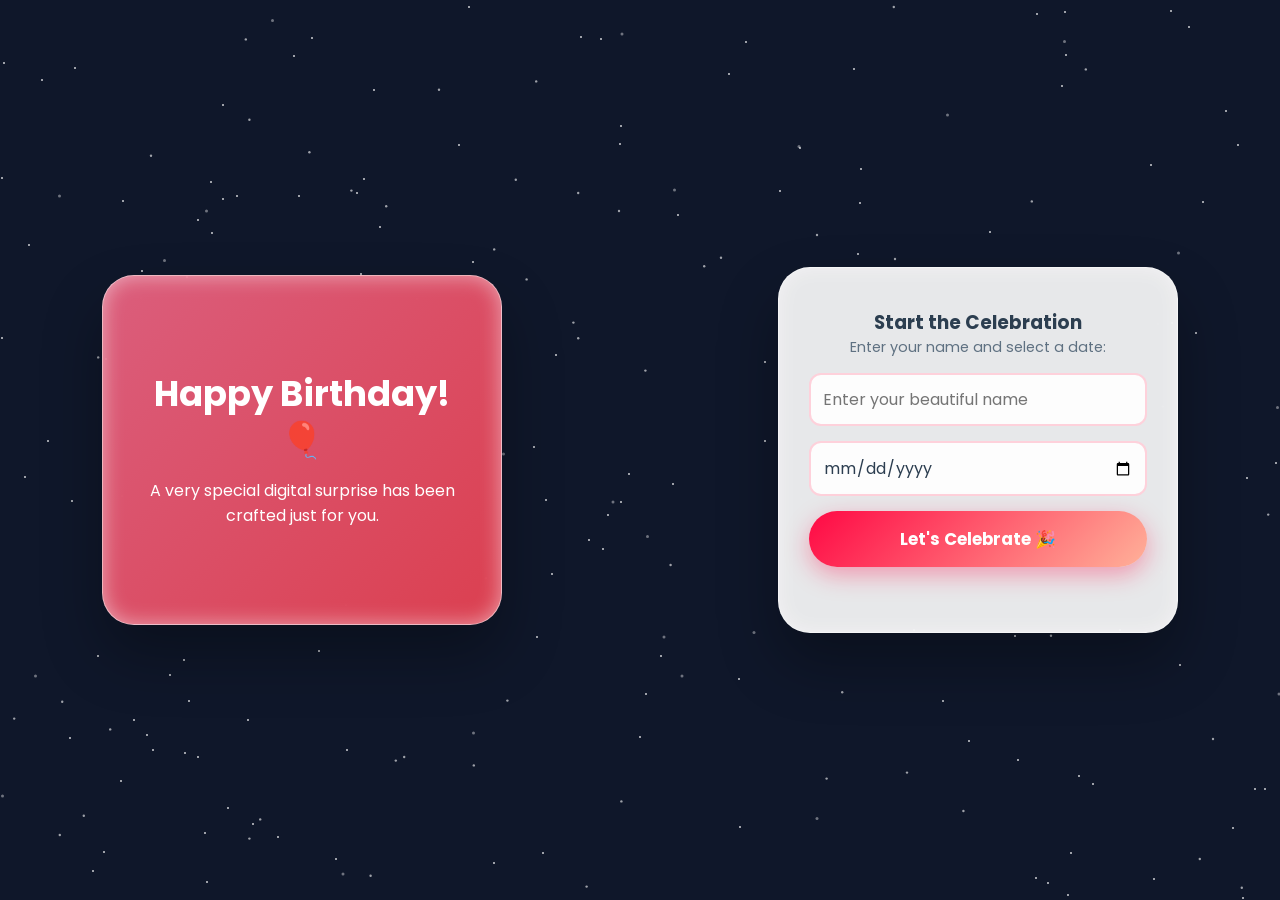
<file: BDY/index.html>
<!DOCTYPE html>
<html lang="en">
<head>
    <meta charset="UTF-8">
    <meta name="viewport" content="width=device-width, initial-scale=1.0">
    <title>For You ✨</title>
    <link rel="stylesheet" href="style.css">
    <link href="https://fonts.googleapis.com/css2?family=Caveat:wght@700&display=swap" rel="stylesheet">
</head>
<body>

    <div id="parallax-bg">
        <div class="stars" id="stars1"></div>
        <div class="stars" id="stars2"></div>
        <div class="stars" id="stars3"></div>
    </div>

    <audio id="bg-music" loop src="https://www.soundhelix.com/examples/mp3/SoundHelix-Song-1.mp3"></audio>

    <div id="screen0" class="screen active split-layout">
        <div class="split-left">
            <h1 class="lock-title">Happy Birthday! 🎈</h1>
            <p class="lock-subtitle">A very special digital surprise has been crafted just for you.</p>
        </div>
        <div class="split-right">
            <h3>Start the Celebration</h3>
            <p class="lock-hint">Enter your name and select a date:</p>
            
            <input type="text" id="guest-name" class="dob-input" placeholder="Enter your beautiful name" autocomplete="off" />
            <input type="date" id="secret-dob" class="dob-input" />
            
            <button class="primary-btn unlock-btn" onclick="checkUnlockDate()">Let's Celebrate 🎉</button>
            <p id="lock-error" class="error-msg"></p>
        </div>
    </div>

    <div id="screen1" class="screen">
        <div class="teddy-container">
            <div class="teddy-wrapper" id="left-teddy" onclick="pokeTeddy()">🧸<span class="mini-balloon">🎈</span></div>
            <div class="teddy-wrapper">🧸<span class="mini-balloon">🎈</span></div>
        </div>
        
        <div class="header-zone">
            <h1>Happy Birthday, <br><span class="name-highlight">✨😍 <span id="dynamic-name"></span> 😍✨</span></h1>
            <p class="subtitle">A beautiful journey of small surprises is waiting for you today.</p>
        </div>

        <div class="action-zone">
            <h3>Are you ready to begin?</h3>
            <div class="btn-box-area">
                <button class="yes-premium-btn" onclick="nextScreen('1a')">Yes! 😍</button>
                <button class="no-running-btn" id="no-btn" onmouseover="dodgeButton()" onmouseenter="dodgeButton()" onclick="dodgeButton()">No 😜</button>
            </div>
        </div>
    </div>

    <div id="screen1a" class="screen">
        <div class="header-zone">
            <h1>Just a few reasons...</h1>
            <p class="subtitle">Swipe to see why you are so special.</p>
        </div>

        <div class="carousel-container" id="reason-carousel">
            <div class="carousel-track">
                <div class="reason-card">
                    <div class="reason-icon">🌟</div>
                    <h3>Your Energy</h3>
                    <p>You light up every room you walk into.</p>
                </div>
                <div class="reason-card">
                    <div class="reason-icon">🧠</div>
                    <h3>Your Mind</h3>
                    <p>The way you think and solve problems is inspiring.</p>
                </div>
                <div class="reason-card">
                    <div class="reason-icon">❤️</div>
                    <h3>Your Heart</h3>
                    <p>You care so deeply for the people around you.</p>
                </div>
            </div>
        </div>
        
        <div class="carousel-dots">
            <span class="dot active-dot"></span><span class="dot"></span><span class="dot"></span>
        </div>

        <button class="primary-btn" style="margin-top: 20px;" onclick="nextScreen(2)">Next Surprise ➔</button>
    </div>

    <div id="screen2" class="screen">
        <div class="header-zone">
            <h1>Pop the Balloons! 🎈</h1>
            <p class="subtitle">Tap each balloon to uncover a piece of the puzzle.</p>
        </div>
        
        <div class="balloon-grid">
            <div class="balloon-wrapper red" onclick="popBalloon(this)">
                <div class="balloon-visual"><div class="balloon-body"></div><div class="balloon-string"></div></div>
                <div class="hidden-message">Every moment with you feels like magic, <span class="dynamic-msg-name"></span>. ✨</div>
            </div>
            <div class="balloon-wrapper blue" onclick="popBalloon(this)">
                <div class="balloon-visual"><div class="balloon-body"></div><div class="balloon-string"></div></div>
                <div class="hidden-message">Your smile is my absolute favourite view. 💖</div>
            </div>
            <div class="balloon-wrapper yellow" onclick="popBalloon(this)">
                <div class="balloon-visual"><div class="balloon-body"></div><div class="balloon-string"></div></div>
                <div class="hidden-message">I am so incredibly lucky to celebrate you today. 🥂</div>
            </div>
            <div class="balloon-wrapper green" onclick="popBalloon(this)">
                <div class="balloon-visual"><div class="balloon-body"></div><div class="balloon-string"></div></div>
                <div class="hidden-message">Here is to you, today, tomorrow, and always. 🌹</div>
            </div>
        </div>

        <button class="primary-btn hidden-next-btn" id="balloon-next-btn" onclick="nextScreen(3)">Next Surprise ➔</button>
    </div>

    <div id="screen3" class="screen">
        <div class="header-zone">
            <h1>Make a Wish! 🕯️</h1>
            <p class="subtitle">Think of a beautiful wish and blow out the candle to make it real.</p>
        </div>

        <div class="cake-display-zone">
            <div class="cake-container">
                <div class="candle">
                    <div class="flame" id="candle-flame" onclick="blowOutCandle()"></div>
                </div>
                <div class="cake-top"></div>
                <div class="cake-base"></div>
            </div>
        </div>
        <div class="tip-zone">
            <p class="mic-hint">💡 <strong>Tip:</strong> Try blowing directly into your microphone, or tap the flame!</p>
        </div>
    </div>

    <div id="screen4" class="screen">
        <div class="header-zone">
            <h1>A Hidden Memory 🎁</h1>
            <p class="subtitle">Scratch off the silver foil to reveal what's underneath...</p>
        </div>

        <div class="scratch-container">
            <div class="scratch-reveal-img" style="background: linear-gradient(45deg, #ff9a9e 0%, #fecfef 99%, #fecfef 100%); display:flex; justify-content:center; align-items:center;">
                 <h2 style="font-family: 'Caveat', cursive; color: #ff4757; font-size: 2.5rem; transform: rotate(-5deg);">Our Next Adventure! ✈️</h2>
            </div>
            <canvas id="scratch-canvas"></canvas>
        </div>

        <button class="primary-btn hidden-next-btn" id="scratch-next-btn" onclick="nextScreen(5)">Final Surprise ➔</button>
    </div>

    <div id="screen5" class="screen">
        
        <div class="polaroid" id="pol1" style="top: 8%; left: 8%; transform: rotate(-10deg);">
            <div class="tape"></div>
            <div class="pol-img placeholder-1">📸</div>
            <p>Best Memories</p>
        </div>
        <div class="polaroid" id="pol2" style="top: 18%; right: 8%; transform: rotate(12deg);">
            <div class="tape"></div>
            <div class="pol-img placeholder-2">✨</div>
            <p>Good Times</p>
        </div>

        <div class="bouquet-container">
            <div class="main-bouquet">
                <div class="flower-bunch">💐✨💝</div>
                <div class="bouquet-wrap"></div>
            </div>
            <div class="hanging-tag" onclick="openLetterCard()">
                <div class="tag-string"></div>
                <div class="tag-body"><span>Open Me ✉️</span></div>
            </div>
        </div>

        <h1 class="tap-hint-text">For You, with Love</h1>
        <p class="subtitle hint-blink">✨ Tap the tag on the bouquet to read your letter! ✨</p>
        
        <div id="letterModal" class="letter-overlay">
            <div class="envelope-card premium-letter">
                <span class="close-card-btn" onclick="closeLetterCard()">×</span>
                <div class="wax-seal-decor">❤️</div>
                
                <div class="scrollable-letter-content custom-scrollbar">
                    <span id="typing-content" class="romantic-handwriting"></span>
                    <span class="typing-cursor">|</span>
                </div>
            </div>
        </div>
    </div>

    <script src="script.js"></script>
</body>
</html>
</file>
<file: BDY/style.css>
@import url('https://fonts.googleapis.com/css2?family=Poppins:wght@400;600;700&display=swap');
@import url('https://fonts.googleapis.com/css2?family=Caveat:wght@700&display=swap');

:root {
    --text-color: #2c3e50;
    --sub-text: #5f7182;
    --primary-pink: #ff6b8b;
    --dark-pink: #ff4757;
}

* { box-sizing: border-box; margin: 0; padding: 0; font-family: 'Poppins', sans-serif; }

/* --- UPGRADED STARRY NIGHT BACKGROUND --- */
body {
    background: #0f172a; /* Deep midnight blue */
    color: var(--text-color);
    overflow: hidden;
    display: flex;
    justify-content: center;
    align-items: center;
    height: 100vh;
    width: 100vw;
    cursor: url("data:image/svg+xml;utf8,<svg xmlns='http://www.w3.org/2000/svg' width='32' height='32' style='font-size:24px;'><text y='24'>✨</text></svg>") 16 0, auto;
}

/* Parallax Star Layers */
#parallax-bg { position: fixed; top: 0; left: 0; width: 100vw; height: 100vh; z-index: -1; }
.stars { position: absolute; top: 0; left: 0; width: 100%; height: 100%; transition: transform 0.1s ease-out; }
#stars1 { opacity: 0.8; }
#stars2 { opacity: 0.6; transform: scale(1.2); }
#stars3 { opacity: 0.4; transform: scale(1.5); }

button, .balloon-wrapper, .flame, .hanging-tag, #left-teddy, .polaroid, canvas {
    cursor: url("data:image/svg+xml;utf8,<svg xmlns='http://www.w3.org/2000/svg' width='32' height='32' style='font-size:24px;'><text y='24'>🪄</text></svg>") 16 0, pointer !important;
}

/* --- GLASSMORPHISM CARDS --- */
.screen {
    position: absolute; 
    width: 90%; max-width: 420px; height: 620px; padding: 40px 30px;
    display: none; flex-direction: column; align-items: center; justify-content: space-between;
    background: rgba(255, 255, 255, 0.92); backdrop-filter: blur(20px); -webkit-backdrop-filter: blur(20px);
    border: 1px solid rgba(255, 255, 255, 0.8); border-radius: 32px;
    box-shadow: 0 30px 60px rgba(0, 0, 0, 0.4), inset 0 0 20px rgba(255, 255, 255, 0.8);
    z-index: 10;
}

.screen.active { display: flex; animation: professionalIn 0.6s cubic-bezier(0.175, 0.885, 0.32, 1.1) forwards; }
.screen.exiting { animation: professionalOut 0.5s cubic-bezier(0.55, 0.085, 0.68, 0.53) forwards !important; }

@keyframes professionalIn { from { opacity: 0; transform: scale(0.9) translateY(30px) rotateX(10deg); } to { opacity: 1; transform: scale(1) translateY(0) rotateX(0deg); } }
@keyframes professionalOut { from { opacity: 1; transform: scale(1) translateY(0); } to { opacity: 0; transform: scale(1.05) translateY(-40px); filter: blur(5px); } }

/* --- SCREEN 0: FLOATING CORNER LOCK SCREEN --- */
#screen0.split-layout {
    width: 100vw; max-width: 100vw; height: 100vh;
    background: transparent; border: none; box-shadow: none; backdrop-filter: none; -webkit-backdrop-filter: none;
    flex-direction: row; justify-content: space-between; align-items: center; padding: 0 8vw;
}

.split-left, .split-right {
    width: 42%; max-width: 400px; height: auto; min-height: 350px;
    border-radius: 32px; padding: 40px 30px; display: flex; flex-direction: column; justify-content: center; align-items: center; text-align: center;
    background: rgba(255, 255, 255, 0.9); backdrop-filter: blur(15px); -webkit-backdrop-filter: blur(15px);
    border: 1px solid rgba(255, 255, 255, 0.6); box-shadow: 0 30px 60px rgba(0, 0, 0, 0.3), inset 0 0 20px rgba(255, 255, 255, 0.5);
}

.split-left { background: linear-gradient(135deg, rgba(255, 107, 139, 0.85) 0%, rgba(255, 71, 87, 0.85) 100%); }
.split-left .lock-title, .split-left .lock-subtitle { color: white; }

.lock-title { font-size: 2.2rem; font-weight: 700; margin-bottom: 15px; }
.lock-subtitle { font-size: 1rem; line-height: 1.6; }
.lock-hint { font-size: 0.9rem; color: var(--sub-text); margin-bottom: 15px; }

.dob-input {
    width: 100%; padding: 12px; border: 2px solid rgba(255, 107, 139, 0.3); border-radius: 12px;
    background: rgba(255, 255, 255, 0.9); color: var(--text-color); font-size: 1rem; margin-bottom: 15px; outline: none; transition: border 0.3s;
}
.dob-input:focus { border-color: var(--dark-pink); }
.unlock-btn { padding: 14px; font-size: 1.05rem; width: 100%; }
.error-msg { color: #e74c3c; font-size: 0.85rem; font-weight: 600; margin-top: 10px; height: 15px; }

@media (max-width: 850px) {
    #screen0.split-layout { flex-direction: column; justify-content: center; padding: 20px; gap: 20px; }
    .split-left, .split-right { width: 100%; min-height: auto; }
}

/* --- AMBIENT HEARTS --- */
.ambient-heart { position: absolute; color: rgba(255, 255, 255, 0.35); font-size: 2rem; pointer-events: none; z-index: 1; animation: floatUpAmbient linear infinite forwards; }
@keyframes floatUpAmbient { 0% { transform: translateY(110vh) scale(0.5) rotate(0deg); opacity: 0; } 20% { opacity: 1; } 80% { opacity: 1; } 100% { transform: translateY(-10vh) scale(1.5) rotate(360deg); opacity: 0; } }

/* --- TYPOGRAPHY ZONES --- */
.header-zone { width: 100%; margin-bottom: 10px; text-align: center; }
h1 { color: #1a252f; font-size: 2.1rem; font-weight: 700; line-height: 1.3; margin-bottom: 10px; }
.name-highlight { color: var(--dark-pink); font-size: 2.4rem; }
.subtitle { font-size: 0.95rem; color: var(--sub-text); line-height: 1.5; }

/* --- SCREEN 1: TEDDY BEARS & DODGE BUTTON --- */
.teddy-container { display: flex; justify-content: space-around; width: 100%; margin-bottom: 10px; }
.teddy-wrapper { font-size: 3.5rem; position: relative; animation: teddyFloat 3s ease-in-out infinite alternate; }
.teddy-wrapper:nth-child(2) { animation-delay: 1.5s; }
.mini-balloon { font-size: 1.5rem; position: absolute; top: -15px; right: -10px; }
@keyframes teddyFloat { 0% { transform: translateY(0) rotate(-3deg); } 100% { transform: translateY(-12px) rotate(3deg); } }

.action-zone { width: 100%; margin-top: 10px; }
.btn-box-area { width: 100%; height: 60px; margin-top: 20px; display: flex; justify-content: space-between; align-items: center; }

.yes-premium-btn, .primary-btn {
    background: linear-gradient(135deg, #ff0844 0%, #ffb199 100%); color: white; border: none; padding: 14px;
    font-size: 1.05rem; font-weight: 700; border-radius: 50px; box-shadow: 0 8px 25px rgba(255, 8, 68, 0.35); transition: transform 0.2s, box-shadow 0.2s;
}
.yes-premium-btn { width: 48%; }
.yes-premium-btn:hover, .primary-btn:hover:not(:disabled) { transform: translateY(-2px); box-shadow: 0 12px 30px rgba(255, 8, 68, 0.45); }
.primary-btn { width: 100%; padding: 15px; }
.primary-btn:disabled { background: #e0e0e0; color: #a1a1a1; box-shadow: none; }

.no-running-btn {
    width: 48%; background: #f8f9fa; color: #6c757d; border: 2px solid #e9ecef; padding: 12px; font-size: 1.05rem;
    font-weight: 600; border-radius: 50px; z-index: 99; transition: left 0.15s cubic-bezier(0.19, 1, 0.22, 1), top 0.15s cubic-bezier(0.19, 1, 0.22, 1); 
}

/* --- SCREEN 1A: CAROUSEL --- */
.carousel-container { width: 100%; height: 200px; overflow-x: auto; scroll-behavior: smooth; -webkit-overflow-scrolling: touch; scroll-snap-type: x mandatory; padding-bottom: 20px; }
.carousel-container::-webkit-scrollbar { display: none; }
.carousel-track { display: flex; gap: 20px; width: max-content; padding: 0 10px; }
.reason-card { scroll-snap-align: center; width: 220px; height: 160px; background: linear-gradient(135deg, #fff9fa 0%, #ffe3e8 100%); border: 2px dashed #ff4757; border-radius: 20px; display: flex; flex-direction: column; align-items: center; justify-content: center; padding: 15px; text-align: center; box-shadow: 0 10px 20px rgba(255, 71, 87, 0.15); }
.reason-icon { font-size: 2.5rem; margin-bottom: 10px; }
.reason-card h3 { color: var(--dark-pink); font-size: 1.2rem; margin-bottom: 5px; }
.reason-card p { font-size: 0.85rem; color: var(--sub-text); line-height: 1.4; }
.carousel-dots { display: flex; gap: 8px; margin-top: -10px; }
.dot { width: 10px; height: 10px; border-radius: 50%; background: #e0e0e0; transition: background 0.3s; }
.dot.active-dot { background: var(--dark-pink); transform: scale(1.2); }

/* --- SCREEN 2: GLOSSY BALLOONS & REVEALS --- */
.balloon-grid { display: grid; grid-template-columns: repeat(2, 1fr); gap: 40px 60px; margin: 30px 0; }
.balloon-wrapper { position: relative; display: flex; flex-direction: column; align-items: center; width: 90px; height: 140px; }
.balloon-wrapper:nth-child(2) { transform: translateY(20px); }
.balloon-wrapper:nth-child(3) { transform: translateY(-15px); }
.balloon-wrapper:nth-child(odd) { animation: swayLeft 4s ease-in-out infinite alternate; }
.balloon-wrapper:nth-child(even) { animation: swayRight 4.5s ease-in-out infinite alternate; }
.balloon-wrapper.popped { animation: none; transform: translateY(0); }

@keyframes swayLeft { 0% { transform: translateY(0) rotate(-2deg); } 100% { transform: translateY(-10px) rotate(3deg); } }
@keyframes swayRight { 0% { transform: translateY(0) rotate(2deg); } 100% { transform: translateY(10px) rotate(-3deg); } }

.balloon-visual { display: flex; flex-direction: column; align-items: center; transition: transform 0.2s ease; z-index: 2; }
.balloon-wrapper:hover .balloon-visual { transform: scale(1.08); }
.balloon-wrapper.popped .balloon-visual { animation: popFlash 0.25s cubic-bezier(0.175, 0.885, 0.32, 1.275) forwards; }
@keyframes popFlash { 0% { transform: scale(1); opacity: 1; } 50% { transform: scale(1.4); filter: brightness(1.5); } 100% { transform: scale(0); opacity: 0; } }

.balloon-body { width: 82px; height: 100px; border-radius: 50% 50% 50% 50% / 40% 40% 60% 60%; position: relative; box-shadow: inset -10px -10px 20px rgba(0,0,0,0.15), 0 15px 25px rgba(0,0,0,0.1); }
.balloon-body::before { content: ''; position: absolute; top: 15px; left: 12px; width: 18px; height: 35px; border-radius: 50%; background: rgba(255, 255, 255, 0.4); transform: rotate(25deg); }
.balloon-wrapper.red .balloon-body { background: radial-gradient(circle at 35% 35%, #ff7eb3 0%, #ff0844 70%, #d6002f 100%); }
.balloon-wrapper.blue .balloon-body { background: radial-gradient(circle at 35% 35%, #88c1ff 0%, #1e90ff 70%, #0056b3 100%); }
.balloon-wrapper.yellow .balloon-body { background: radial-gradient(circle at 35% 35%, #fff2a8 0%, #ffc107 70%, #cc9a00 100%); }
.balloon-wrapper.green .balloon-body { background: radial-gradient(circle at 35% 35%, #55efc4 0%, #00b894 70%, #007c64 100%); }
.balloon-body::after { content: ''; position: absolute; bottom: -5px; left: 50%; transform: translateX(-50%); width: 12px; height: 8px; background: inherit; border-radius: 3px; box-shadow: inset -3px -3px 5px rgba(0,0,0,0.2); }
.balloon-string { width: 1.5px; height: 45px; background: rgba(0,0,0,0.15); margin-top: 5px; }

.hidden-message { position: absolute; top: 20px; left: 50%; transform-origin: top center; transform: translateX(-50%) scaleY(0); width: 170px; text-align: center; font-size: 0.85rem; line-height: 1.4; color: var(--dark-pink); font-weight: 600; background: linear-gradient(135deg, #fff9fa 0%, #ffe3e8 100%); border: 1px solid rgba(255, 107, 139, 0.4); padding: 15px 12px; border-radius: 12px; box-shadow: 0 10px 25px rgba(255, 71, 87, 0.25); opacity: 0; pointer-events: none; z-index: 5; transition: all 0.5s cubic-bezier(0.175, 0.885, 0.32, 1.275); }
.balloon-wrapper.popped .hidden-message { opacity: 1; transform: translateX(-50%) scaleY(1); z-index: 10; }

.hidden-next-btn { opacity: 0; transform: translateY(20px); pointer-events: none; transition: all 0.5s cubic-bezier(0.175, 0.885, 0.32, 1.275); margin-top: 15px; }
.hidden-next-btn.show-btn { opacity: 1; transform: translateY(0); pointer-events: auto; }

/* --- SCREEN 3: CAKE AND CANDLE --- */
.cake-display-zone { width: 100%; height: 220px; display: flex; justify-content: center; align-items: flex-end; margin-bottom: 20px; }
.cake-container { position: relative; display: flex; flex-direction: column; align-items: center; width: 200px; }
.cake-base { width: 190px; height: 70px; background: #eccc68; border-radius: 12px 12px 4px 4px; box-shadow: inset 0 8px 0 #ffa502, 0 8px 15px rgba(0,0,0,0.06); position: relative; }
.cake-top { width: 150px; height: 60px; background: #ff7f50; border-radius: 10px 10px 0 0; border-bottom: 6px solid #ff6348; box-shadow: inset 0 6px 0 #ff6348; margin-bottom: -4px; z-index: 1; }
.candle { width: 14px; height: 50px; background: linear-gradient(to bottom, #70a1ff, #1e90ff); border-radius: 4px; margin-bottom: -2px; z-index: 2; position: relative; }
.flame { width: 18px; height: 26px; background: linear-gradient(to top, #ff4757, #ffa502, #ffffff); border-radius: 50% 50% 20% 20%; position: absolute; top: -26px; left: -2px; animation: candleBurn 0.6s infinite alternate ease-in-out; }
@keyframes candleBurn { 0% { transform: scale(1) rotate(-2deg); box-shadow: 0 0 10px #ffa502; } 100% { transform: scale(1.15) rotate(3deg); box-shadow: 0 0 20px #ff4757; } }
.mic-hint { font-size: 0.9rem; color: var(--sub-text); text-align: center; }

/* --- SCREEN 4: SCRATCH-OFF CARD --- */
.scratch-container { position: relative; width: 280px; height: 180px; margin: 30px auto; border-radius: 16px; overflow: hidden; box-shadow: 0 15px 30px rgba(0,0,0,0.15); border: 4px solid #fff; }
.scratch-reveal-img { position: absolute; top: 0; left: 0; width: 100%; height: 100%; object-fit: cover; }
canvas#scratch-canvas { position: absolute; top: 0; left: 0; width: 100%; height: 100%; z-index: 5; }

/* --- SCREEN 5: ENHANCED POLAROIDS & PARCHMENT --- */
.polaroid { 
    position: absolute; width: 115px; height: 140px; 
    background: #fffafb; padding: 10px 10px 25px 10px; 
    border-radius: 2px; border: 1px solid rgba(255, 107, 139, 0.2);
    box-shadow: 0 12px 24px rgba(0,0,0,0.3); 
    display: flex; flex-direction: column; align-items: center; justify-content: space-between; 
    z-index: 5; transition: box-shadow 0.2s; 
}
.polaroid:active { box-shadow: 0 25px 50px rgba(0,0,0,0.5); cursor: grabbing !important; }

/* Washi Tape Effect */
.tape {
    position: absolute; top: -12px; left: 50%; transform: translateX(-50%) rotate(-3deg);
    width: 65px; height: 22px; 
    background: rgba(255, 255, 255, 0.5);
    backdrop-filter: blur(4px); -webkit-backdrop-filter: blur(4px);
    border: 1px solid rgba(255,255,255,0.8);
    box-shadow: 0 2px 5px rgba(0,0,0,0.1); z-index: 10;
}

.pol-img { width: 100%; height: 90px; border-radius: 2px; display: flex; justify-content: center; align-items: center; font-size: 2rem; overflow: hidden; box-shadow: inset 0 0 10px rgba(0,0,0,0.1); }
.placeholder-1 { background: linear-gradient(120deg, #fccb90 0%, #d57eeb 100%); }
.placeholder-2 { background: linear-gradient(120deg, #e0c3fc 0%, #8ec5fc 100%); }
.polaroid p { font-family: 'Caveat', cursive; font-size: 1.2rem; color: #333; margin-top: 8px; font-weight: bold; }

.bouquet-container { position: relative; width: 240px; height: 240px; display: flex; justify-content: center; align-items: center; margin-top: 20px; z-index: 2; }
.main-bouquet { position: relative; display: flex; flex-direction: column; align-items: center; z-index: 2; }
.flower-bunch { font-size: 6.5rem; filter: drop-shadow(0 10px 15px rgba(0,0,0,0.1)); animation: bouquetSway 3s ease-in-out infinite alternate; }
@keyframes bouquetSway { 0% { transform: scale(1) rotate(-2deg); } 100% { transform: scale(1.05) rotate(2deg); } }

.hanging-tag { position: absolute; top: 120px; right: 25px; z-index: 15; transform-origin: top center; animation: tagDangle 2.5s ease-in-out infinite alternate; }
.hanging-tag:hover { filter: brightness(1.05); }
.tag-string { width: 2px; height: 25px; background: #ff6b8b; margin: 0 auto; }
.tag-body { background: linear-gradient(135deg, #fff9fa 0%, #ffe3e8 100%); border: 2px dashed #ff4757; padding: 8px 14px; border-radius: 8px; box-shadow: 0 6px 12px rgba(255, 71, 87, 0.25); }
.tag-body span { font-size: 0.85rem; font-weight: 700; color: #ff4757; }
@keyframes tagDangle { 0% { transform: rotate(-8deg); } 100% { transform: rotate(12deg); } }

.tap-hint-text { margin-top: 15px; text-align: center;}
.hint-blink { animation: softPulse 1.5s infinite alternate; text-align: center;}
@keyframes softPulse { from { opacity: 0.6; } to { opacity: 1; color: var(--dark-pink); } }

/* Premium Parchment Letter */
.letter-overlay { position: absolute; top: 0; left: 0; width: 100%; height: 100%; background: rgba(15, 23, 42, 0.6); backdrop-filter: blur(8px); border-radius: 32px; z-index: 20; display: none; justify-content: center; align-items: center; padding: 20px; }
.letter-overlay.show-card { display: flex; }
.envelope-card { background: #ffffff; width: 100%; max-height: 85%; border-radius: 24px; padding: 35px 25px 25px 25px; box-shadow: 0 25px 50px rgba(0,0,0,0.4); position: relative; border: 1px solid rgba(255, 107, 139, 0.2); transform: translateY(30px); opacity: 0; }
.letter-overlay.show-card .envelope-card { animation: slideLetterUp 0.5s cubic-bezier(0.175, 0.885, 0.32, 1.15) forwards; }
@keyframes slideLetterUp { to { transform: translateY(0); opacity: 1; } }

.premium-letter { 
    background: #fffdf8; 
    background-image: radial-gradient(rgba(255, 107, 139, 0.1) 1px, transparent 1px);
    background-size: 15px 15px; 
    border: 2px solid #ffb199; 
    padding: 45px 30px 30px 30px !important; 
}
.wax-seal-decor {
    position: absolute; top: -20px; left: 50%; transform: translateX(-50%);
    font-size: 1.8rem; background: #ff4757; width: 45px; height: 45px;
    display: flex; justify-content: center; align-items: center;
    border-radius: 50%; box-shadow: 0 4px 10px rgba(255, 71, 87, 0.4);
    border: 2px solid #fff;
}
.romantic-handwriting {
    font-family: 'Caveat', cursive;
    font-size: 1.6rem; 
    letter-spacing: 1px;
    color: #2c3e50;
    line-height: 1.5;
}
.scrollable-letter-content { overflow-y: auto; max-height: 380px; text-align: left; padding-right: 5px; }
.custom-scrollbar::-webkit-scrollbar { width: 6px; }
.custom-scrollbar::-webkit-scrollbar-track { background: transparent; }
.custom-scrollbar::-webkit-scrollbar-thumb { background: rgba(255, 107, 139, 0.4); border-radius: 10px; }
.custom-scrollbar::-webkit-scrollbar-thumb:hover { background: var(--dark-pink); }

.typing-cursor { font-family: 'Caveat', cursive; font-size: 1.6rem; animation: blinkCursor 0.8s infinite; font-weight: bold; color: var(--dark-pink); }
@keyframes blinkCursor { 0%, 100% { opacity: 1; } 50% { opacity: 0; } }

.close-card-btn { position: absolute; top: 12px; right: 20px; font-size: 1.8rem; font-weight: bold; color: #95a5a6; transition: color 0.2s; user-select: none; }
.close-card-btn:hover { color: var(--dark-pink); }

/* --- EFFECTS --- */
.magic-dust { position: absolute; pointer-events: none; width: 5px; height: 5px; background: #fff; border-radius: 50%; box-shadow: 0 0 8px #fff, 0 0 15px #ff9f43; z-index: 9999; animation: dustFade 0.6s linear forwards; }
@keyframes dustFade { 0% { transform: scale(1) translateY(0); opacity: 1; } 100% { transform: scale(0) translateY(15px); opacity: 0; } }

.secret-text { position: absolute; top: 40%; left: 50%; transform: translate(-50%, -50%); background: rgba(255, 255, 255, 0.95); padding: 12px 25px; border-radius: 20px; color: #ff4757; font-weight: bold; font-size: 1.3rem; box-shadow: 0 10px 25px rgba(255, 71, 87, 0.3); white-space: nowrap; animation: popInSecret 0.5s cubic-bezier(0.175, 0.885, 0.32, 1.275) forwards; z-index: 101; border: 2px dashed #ffeb3b; }
@keyframes popInSecret { 0% { transform: translate(-50%, -50%) scale(0); opacity: 0; } 100% { transform: translate(-50%, -50%) scale(1); opacity: 1; } }

.swarm-balloon { position: absolute; bottom: -100px; display: flex; flex-direction: column; align-items: center; z-index: 999; animation: floatUpSwarm ease-in forwards; pointer-events: none; }
.swarm-body { width: 45px; height: 55px; border-radius: 50% 50% 50% 50% / 42% 42% 58% 58%; position: relative; box-shadow: inset -5px -5px 10px rgba(0,0,0,0.2), 0 5px 15px rgba(0,0,0,0.15); }
.swarm-body::after { content: ''; position: absolute; bottom: -3px; left: 50%; transform: translateX(-50%); width: 6px; height: 4px; background: inherit; border-radius: 2px; }
.swarm-string { width: 1.5px; height: 40px; background: rgba(255, 255, 255, 0.4); margin-top: 3px; }
@keyframes floatUpSwarm { 0% { transform: translateY(0) rotate(-5deg); opacity: 0; } 10% { opacity: 1; } 100% { transform: translateY(-120vh) rotate(5deg); opacity: 0; } }

.heart-particle { position: absolute; font-size: 1.5rem; pointer-events: none; animation: rainMove 4.5s linear forwards; z-index: 0; filter: drop-shadow(0 0 10px rgba(255, 107, 139, 0.5)); }
@keyframes rainMove { 0% { transform: translateY(105vh) scale(0.5); opacity: 1; } 100% { transform: translateY(-10vh) scale(1.3); opacity: 0; } }
</file>
